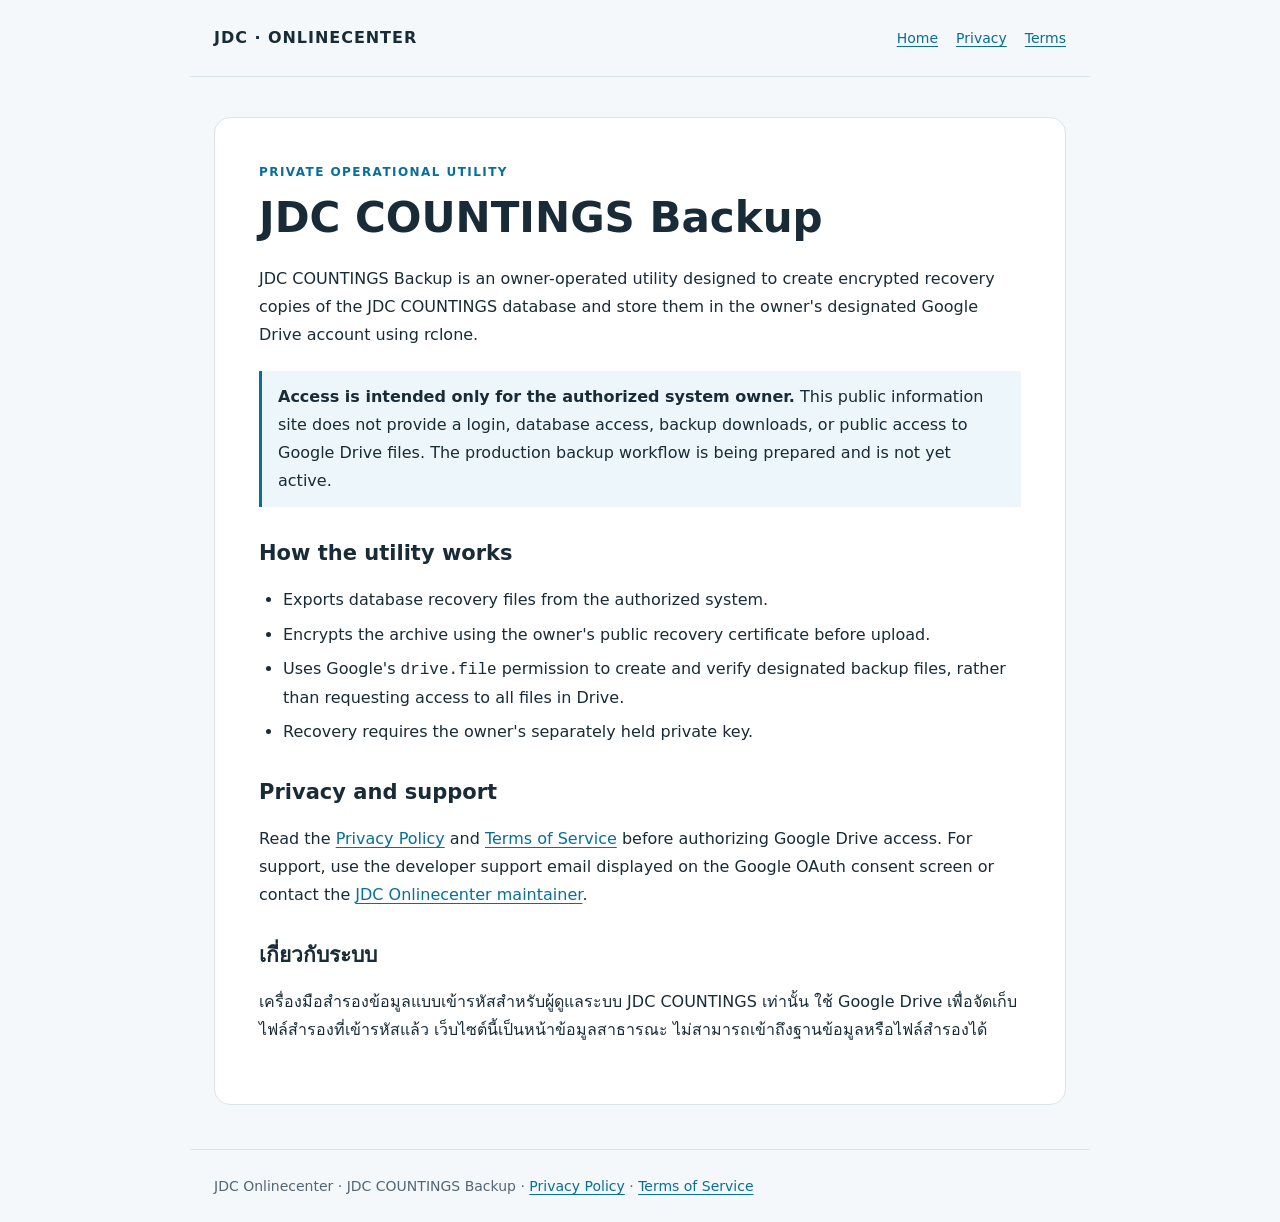
<file: index.html>
<!doctype html>
<html lang="en"><head><meta charset="utf-8"><meta name="viewport" content="width=device-width, initial-scale=1"><meta name="referrer" content="no-referrer"><title>Home | JDC COUNTINGS Backup</title><link rel="stylesheet" href="/style.css"></head><body><header><a class="brand" href="/">JDC · ONLINECENTER</a><nav aria-label="Main navigation"><a href="/">Home</a><a href="/privacy.html">Privacy</a><a href="/terms.html">Terms</a></nav></header><main><article class="panel"><div class="eyebrow">Private operational utility</div><h1>JDC COUNTINGS Backup</h1><p>JDC COUNTINGS Backup is an owner-operated utility designed to create encrypted recovery copies of the JDC COUNTINGS database and store them in the owner's designated Google Drive account using rclone.</p><div class="note"><strong>Access is intended only for the authorized system owner.</strong> This public information site does not provide a login, database access, backup downloads, or public access to Google Drive files. The production backup workflow is being prepared and is not yet active.</div><h2>How the utility works</h2><ul><li>Exports database recovery files from the authorized system.</li><li>Encrypts the archive using the owner's public recovery certificate before upload.</li><li>Uses Google's <code>drive.file</code> permission to create and verify designated backup files, rather than requesting access to all files in Drive.</li><li>Recovery requires the owner's separately held private key.</li></ul><h2>Privacy and support</h2><p>Read the <a href="/privacy.html">Privacy Policy</a> and <a href="/terms.html">Terms of Service</a> before authorizing Google Drive access. For support, use the developer support email displayed on the Google OAuth consent screen or contact the <a href="https://github.com/jdconlinecenter">JDC Onlinecenter maintainer</a>.</p><section lang="th"><h2>เกี่ยวกับระบบ</h2><p>เครื่องมือสำรองข้อมูลแบบเข้ารหัสสำหรับผู้ดูแลระบบ JDC COUNTINGS เท่านั้น ใช้ Google Drive เพื่อจัดเก็บไฟล์สำรองที่เข้ารหัสแล้ว เว็บไซต์นี้เป็นหน้าข้อมูลสาธารณะ ไม่สามารถเข้าถึงฐานข้อมูลหรือไฟล์สำรองได้</p></section></article></main><footer>JDC Onlinecenter · JDC COUNTINGS Backup · <a href="/privacy.html">Privacy Policy</a> · <a href="/terms.html">Terms of Service</a></footer></body></html>
</file>
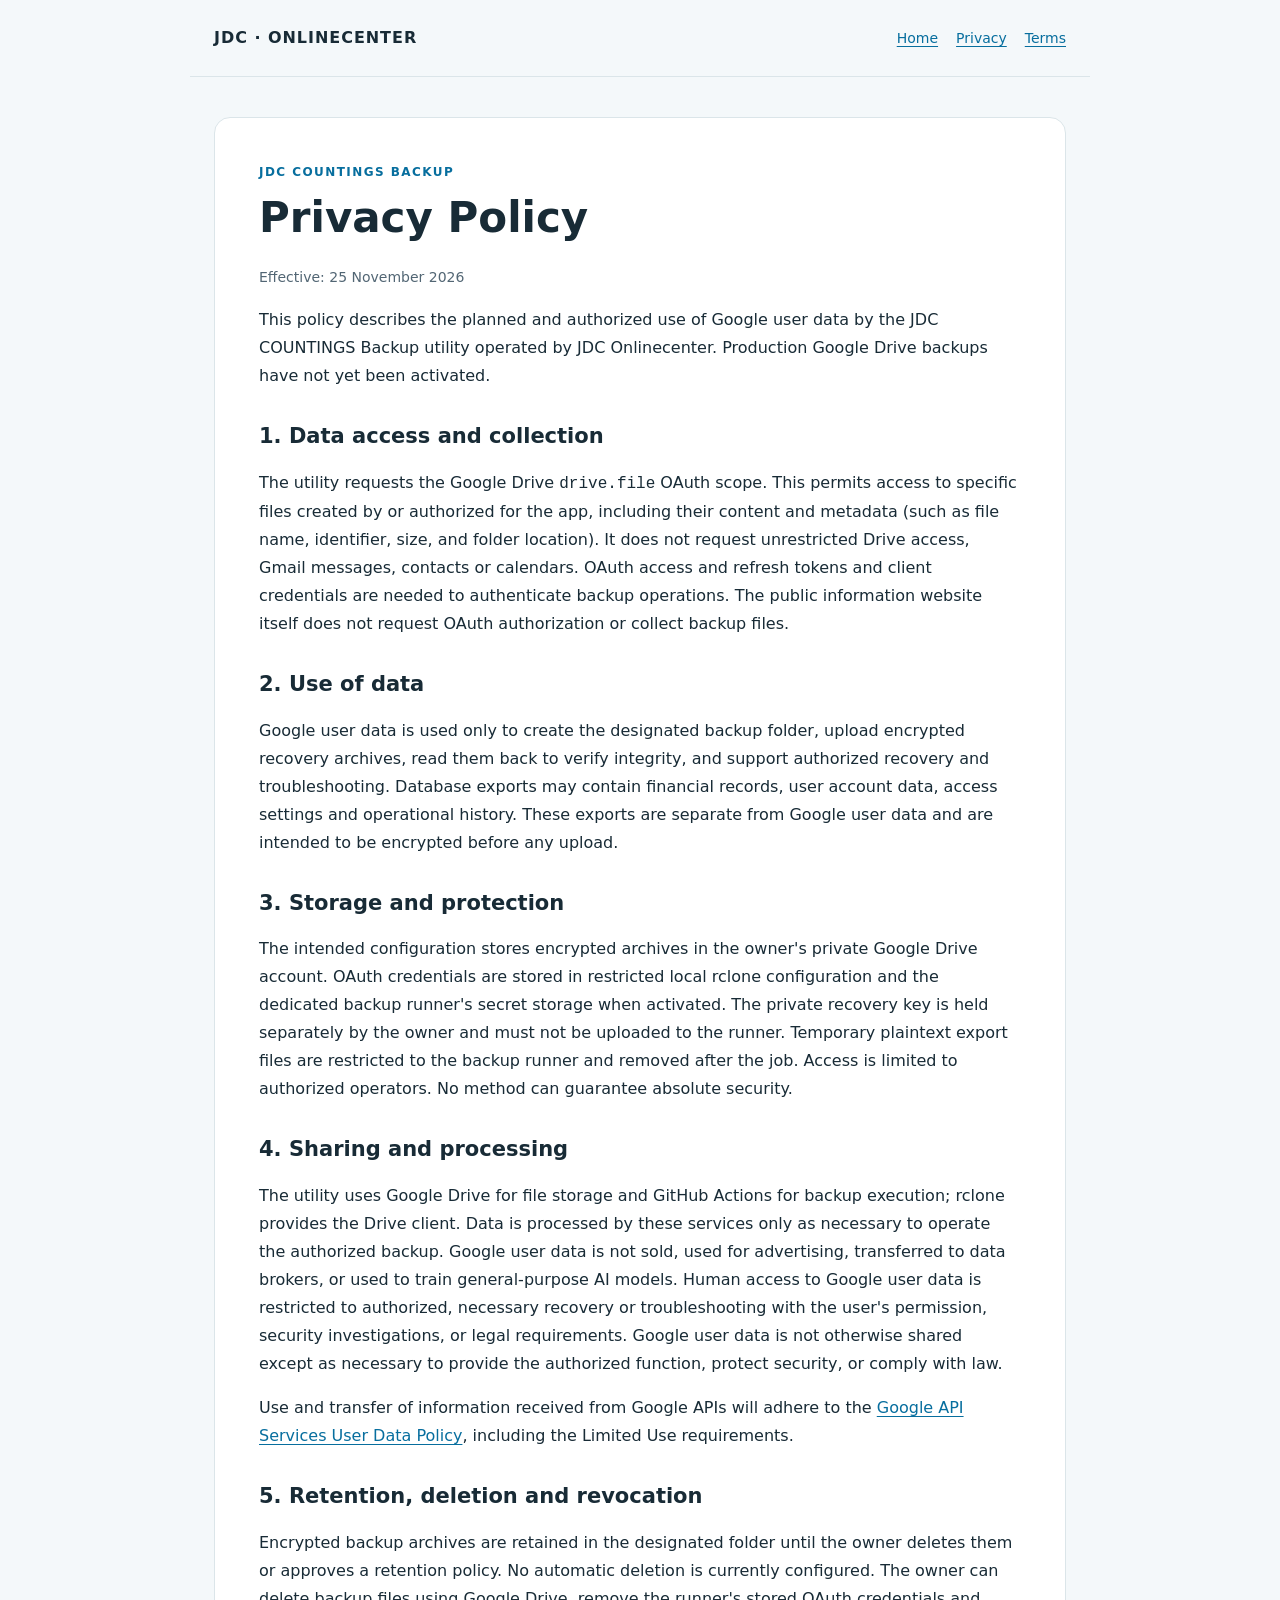
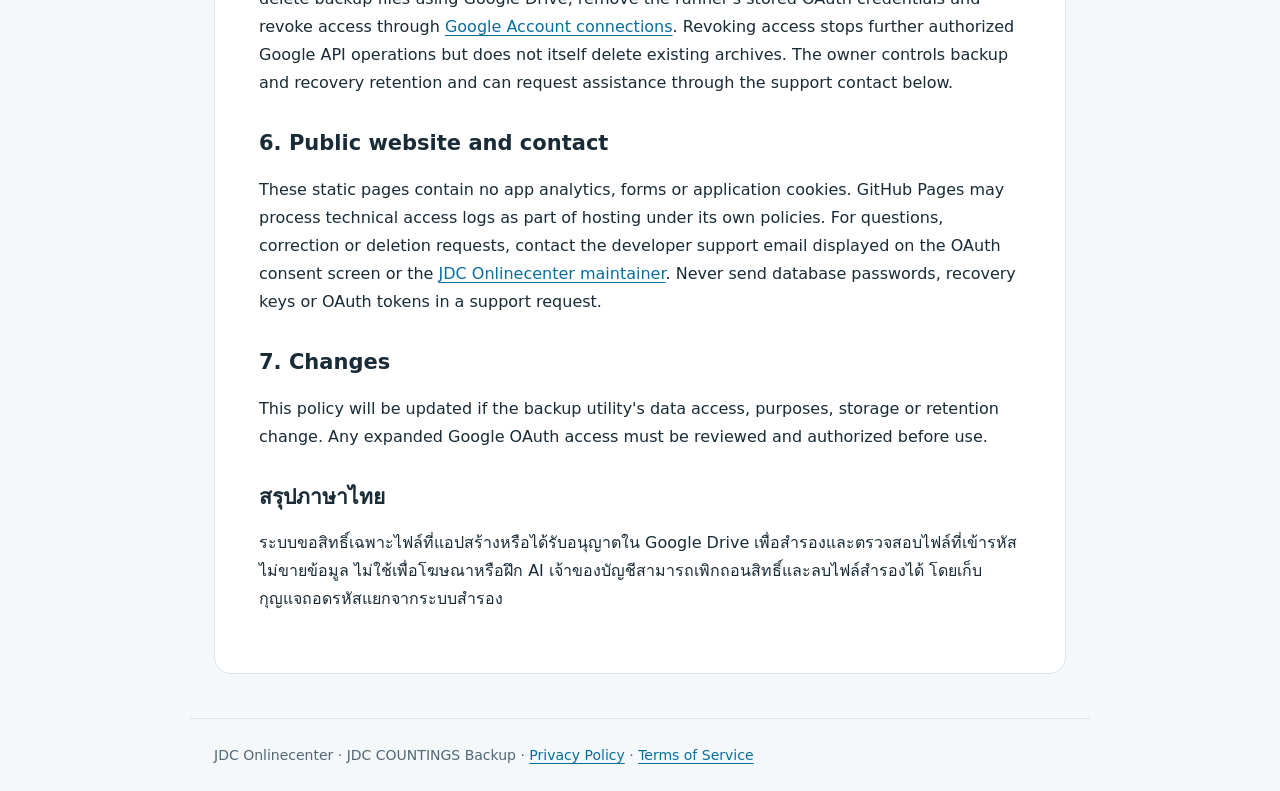
<file: privacy.html>
<!doctype html>
<html lang="en"><head><meta charset="utf-8"><meta name="viewport" content="width=device-width, initial-scale=1"><meta name="referrer" content="no-referrer"><title>Privacy Policy | JDC COUNTINGS Backup</title><link rel="stylesheet" href="/style.css"></head><body><header><a class="brand" href="/">JDC · ONLINECENTER</a><nav aria-label="Main navigation"><a href="/">Home</a><a href="/privacy.html">Privacy</a><a href="/terms.html">Terms</a></nav></header><main><article class="panel"><div class="eyebrow">JDC COUNTINGS Backup</div><h1>Privacy Policy</h1><p class="muted">Effective: 25 November 2026</p><p>This policy describes the planned and authorized use of Google user data by the JDC COUNTINGS Backup utility operated by JDC Onlinecenter. Production Google Drive backups have not yet been activated.</p><h2>1. Data access and collection</h2><p>The utility requests the Google Drive <code>drive.file</code> OAuth scope. This permits access to specific files created by or authorized for the app, including their content and metadata (such as file name, identifier, size, and folder location). It does not request unrestricted Drive access, Gmail messages, contacts or calendars. OAuth access and refresh tokens and client credentials are needed to authenticate backup operations. The public information website itself does not request OAuth authorization or collect backup files.</p><h2>2. Use of data</h2><p>Google user data is used only to create the designated backup folder, upload encrypted recovery archives, read them back to verify integrity, and support authorized recovery and troubleshooting. Database exports may contain financial records, user account data, access settings and operational history. These exports are separate from Google user data and are intended to be encrypted before any upload.</p><h2>3. Storage and protection</h2><p>The intended configuration stores encrypted archives in the owner's private Google Drive account. OAuth credentials are stored in restricted local rclone configuration and the dedicated backup runner's secret storage when activated. The private recovery key is held separately by the owner and must not be uploaded to the runner. Temporary plaintext export files are restricted to the backup runner and removed after the job. Access is limited to authorized operators. No method can guarantee absolute security.</p><h2>4. Sharing and processing</h2><p>The utility uses Google Drive for file storage and GitHub Actions for backup execution; rclone provides the Drive client. Data is processed by these services only as necessary to operate the authorized backup. Google user data is not sold, used for advertising, transferred to data brokers, or used to train general-purpose AI models. Human access to Google user data is restricted to authorized, necessary recovery or troubleshooting with the user's permission, security investigations, or legal requirements. Google user data is not otherwise shared except as necessary to provide the authorized function, protect security, or comply with law.</p><p>Use and transfer of information received from Google APIs will adhere to the <a href="https://developers.google.com/terms/api-services-user-data-policy">Google API Services User Data Policy</a>, including the Limited Use requirements.</p><h2>5. Retention, deletion and revocation</h2><p>Encrypted backup archives are retained in the designated folder until the owner deletes them or approves a retention policy. No automatic deletion is currently configured. The owner can delete backup files using Google Drive, remove the runner's stored OAuth credentials and revoke access through <a href="https://myaccount.google.com/connections">Google Account connections</a>. Revoking access stops further authorized Google API operations but does not itself delete existing archives. The owner controls backup and recovery retention and can request assistance through the support contact below.</p><h2>6. Public website and contact</h2><p>These static pages contain no app analytics, forms or application cookies. GitHub Pages may process technical access logs as part of hosting under its own policies. For questions, correction or deletion requests, contact the developer support email displayed on the OAuth consent screen or the <a href="https://github.com/jdconlinecenter">JDC Onlinecenter maintainer</a>. Never send database passwords, recovery keys or OAuth tokens in a support request.</p><h2>7. Changes</h2><p>This policy will be updated if the backup utility's data access, purposes, storage or retention change. Any expanded Google OAuth access must be reviewed and authorized before use.</p><section lang="th"><h2>สรุปภาษาไทย</h2><p>ระบบขอสิทธิ์เฉพาะไฟล์ที่แอปสร้างหรือได้รับอนุญาตใน Google Drive เพื่อสำรองและตรวจสอบไฟล์ที่เข้ารหัส ไม่ขายข้อมูล ไม่ใช้เพื่อโฆษณาหรือฝึก AI เจ้าของบัญชีสามารถเพิกถอนสิทธิ์และลบไฟล์สำรองได้ โดยเก็บกุญแจถอดรหัสแยกจากระบบสำรอง</p></section></article></main><footer>JDC Onlinecenter · JDC COUNTINGS Backup · <a href="/privacy.html">Privacy Policy</a> · <a href="/terms.html">Terms of Service</a></footer></body></html>
</file>
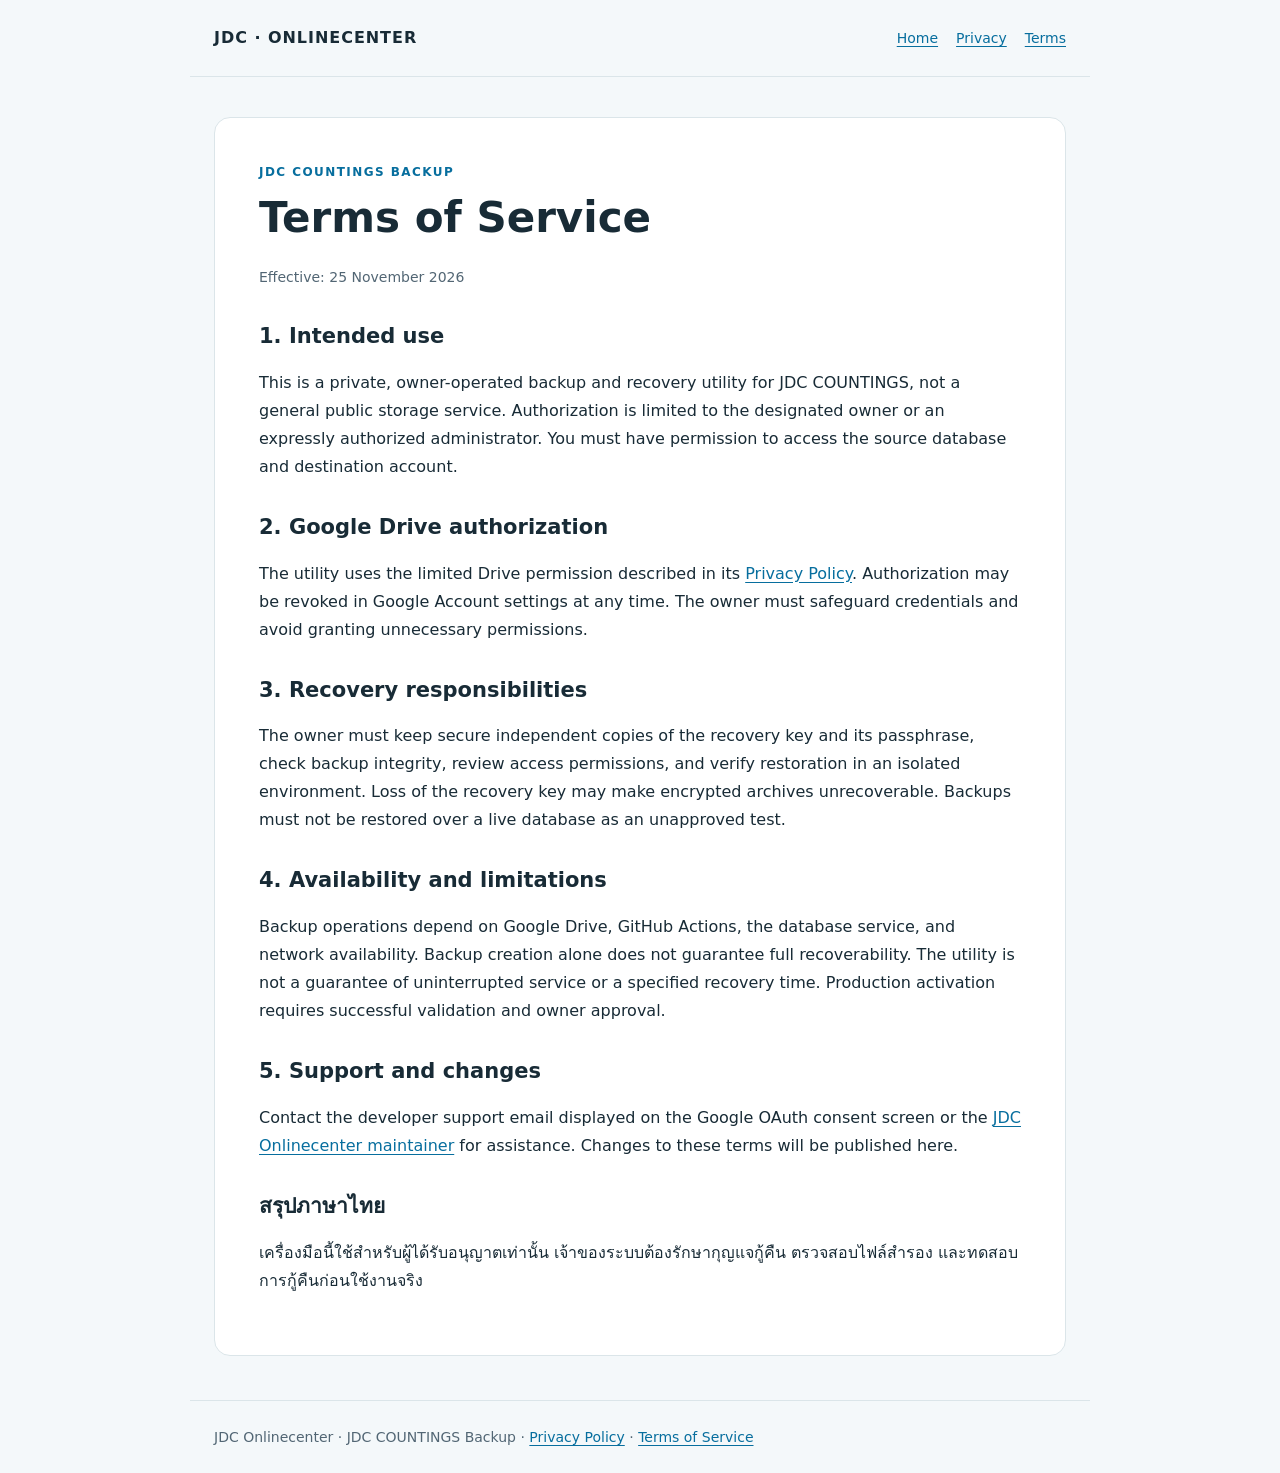
<file: terms.html>
<!doctype html>
<html lang="en"><head><meta charset="utf-8"><meta name="viewport" content="width=device-width, initial-scale=1"><meta name="referrer" content="no-referrer"><title>Terms of Service | JDC COUNTINGS Backup</title><link rel="stylesheet" href="/style.css"></head><body><header><a class="brand" href="/">JDC · ONLINECENTER</a><nav aria-label="Main navigation"><a href="/">Home</a><a href="/privacy.html">Privacy</a><a href="/terms.html">Terms</a></nav></header><main><article class="panel"><div class="eyebrow">JDC COUNTINGS Backup</div><h1>Terms of Service</h1><p class="muted">Effective: 25 November 2026</p><h2>1. Intended use</h2><p>This is a private, owner-operated backup and recovery utility for JDC COUNTINGS, not a general public storage service. Authorization is limited to the designated owner or an expressly authorized administrator. You must have permission to access the source database and destination account.</p><h2>2. Google Drive authorization</h2><p>The utility uses the limited Drive permission described in its <a href="/privacy.html">Privacy Policy</a>. Authorization may be revoked in Google Account settings at any time. The owner must safeguard credentials and avoid granting unnecessary permissions.</p><h2>3. Recovery responsibilities</h2><p>The owner must keep secure independent copies of the recovery key and its passphrase, check backup integrity, review access permissions, and verify restoration in an isolated environment. Loss of the recovery key may make encrypted archives unrecoverable. Backups must not be restored over a live database as an unapproved test.</p><h2>4. Availability and limitations</h2><p>Backup operations depend on Google Drive, GitHub Actions, the database service, and network availability. Backup creation alone does not guarantee full recoverability. The utility is not a guarantee of uninterrupted service or a specified recovery time. Production activation requires successful validation and owner approval.</p><h2>5. Support and changes</h2><p>Contact the developer support email displayed on the Google OAuth consent screen or the <a href="https://github.com/jdconlinecenter">JDC Onlinecenter maintainer</a> for assistance. Changes to these terms will be published here.</p><section lang="th"><h2>สรุปภาษาไทย</h2><p>เครื่องมือนี้ใช้สำหรับผู้ได้รับอนุญาตเท่านั้น เจ้าของระบบต้องรักษากุญแจกู้คืน ตรวจสอบไฟล์สำรอง และทดสอบการกู้คืนก่อนใช้งานจริง</p></section></article></main><footer>JDC Onlinecenter · JDC COUNTINGS Backup · <a href="/privacy.html">Privacy Policy</a> · <a href="/terms.html">Terms of Service</a></footer></body></html>
</file>
<file: style.css>
:root{color-scheme:light;--ink:#182b36;--muted:#526674;--line:#dbe5e9;--accent:#076e9e;--bg:#f4f8fa}*{box-sizing:border-box}body{margin:0;background:var(--bg);color:var(--ink);font:16px/1.75 system-ui,-apple-system,"Segoe UI",sans-serif}header,main,footer{max-width:900px;margin:auto;padding:24px}header{display:flex;justify-content:space-between;gap:16px;align-items:center;flex-wrap:wrap;border-bottom:1px solid var(--line)}.brand{font-weight:800;letter-spacing:.06em;text-decoration:none;color:var(--ink)}nav{display:flex;flex-wrap:wrap;gap:18px;font-size:14px}a{color:var(--accent);text-underline-offset:3px}a:focus-visible{outline:3px solid #076e9e;outline-offset:4px}main{padding-top:40px;padding-bottom:44px}.panel{background:white;border:1px solid var(--line);border-radius:16px;padding:clamp(20px,5vw,44px)}h1{font-size:clamp(28px,5vw,42px);line-height:1.2;margin:10px 0 22px}h2{font-size:21px;margin-top:32px;line-height:1.4}.eyebrow{font-size:12px;text-transform:uppercase;letter-spacing:.12em;font-weight:700;color:var(--accent)}.muted,footer{color:var(--muted);font-size:14px}.note{border-left:3px solid var(--accent);padding:12px 16px;background:#edf6fa;margin:22px 0}footer{border-top:1px solid var(--line)}code{overflow-wrap:anywhere}ul{padding-left:24px}li{margin:.4em 0}
</file>
